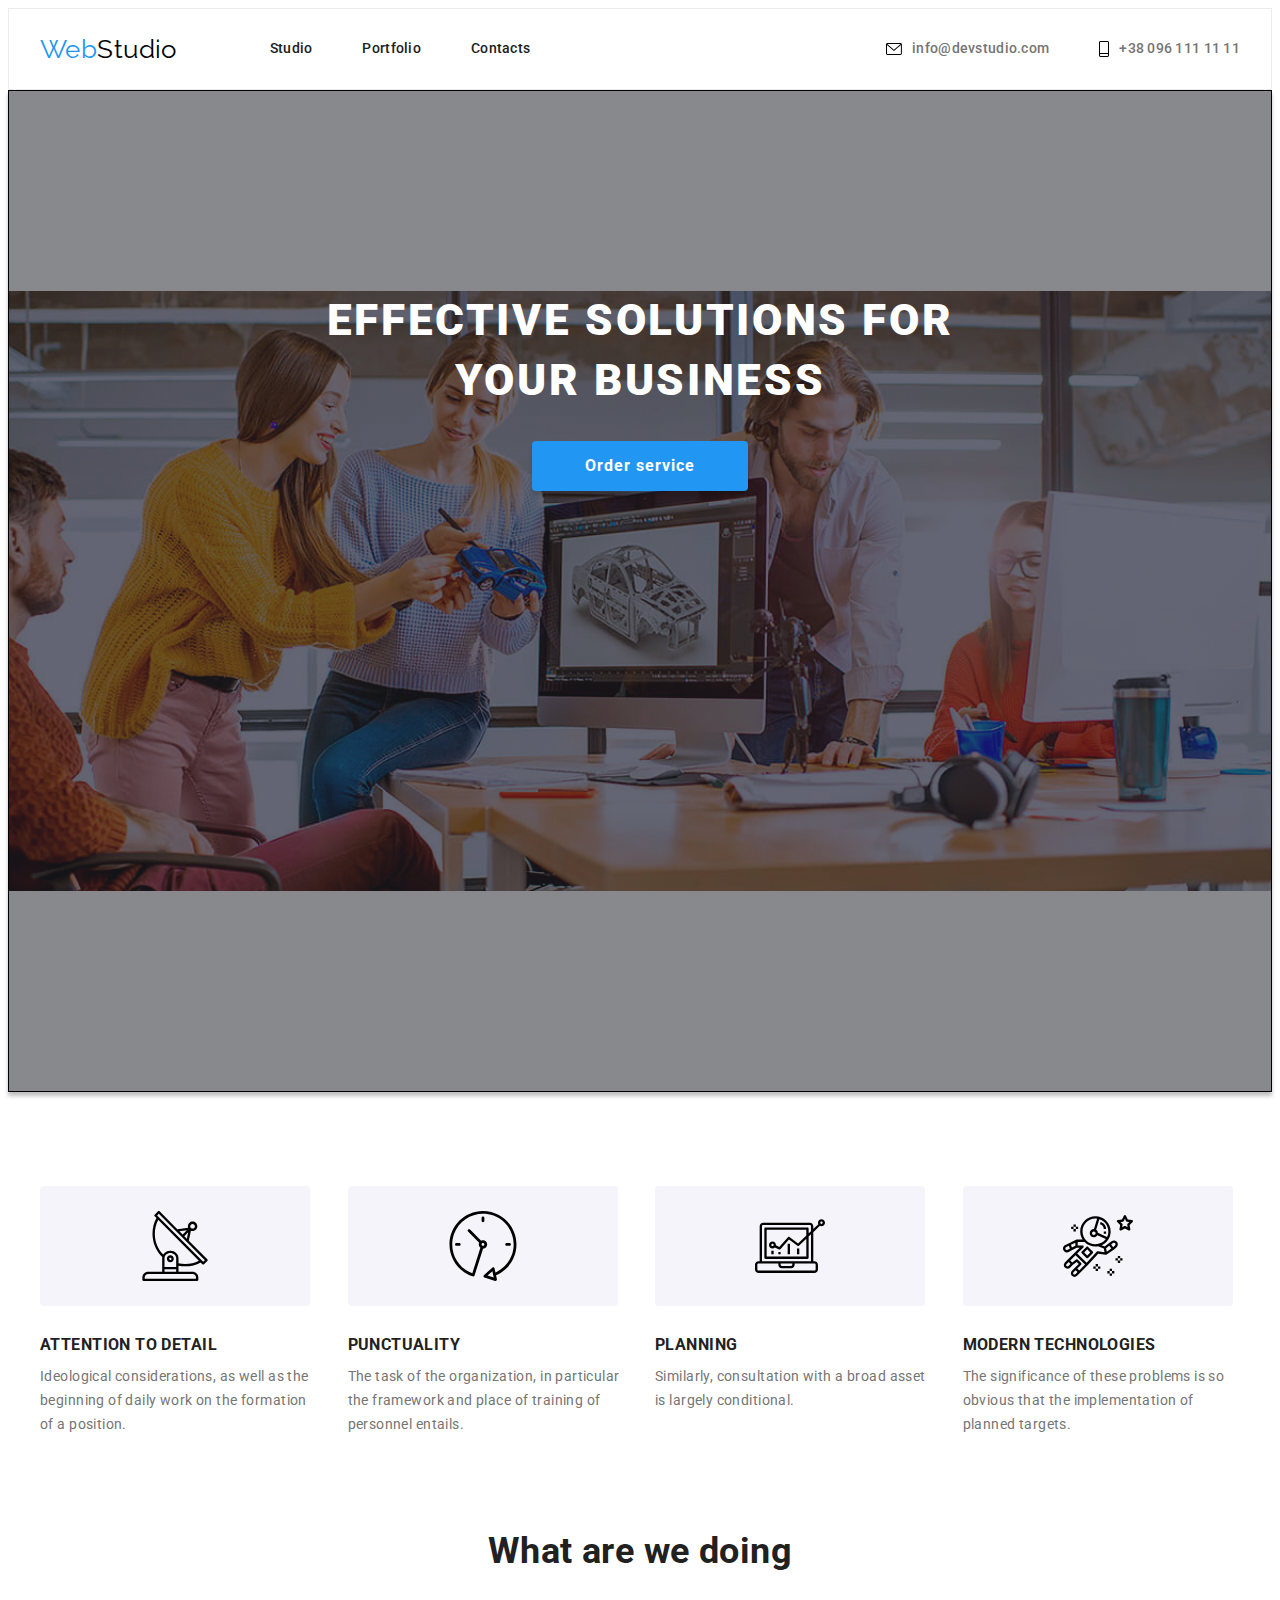
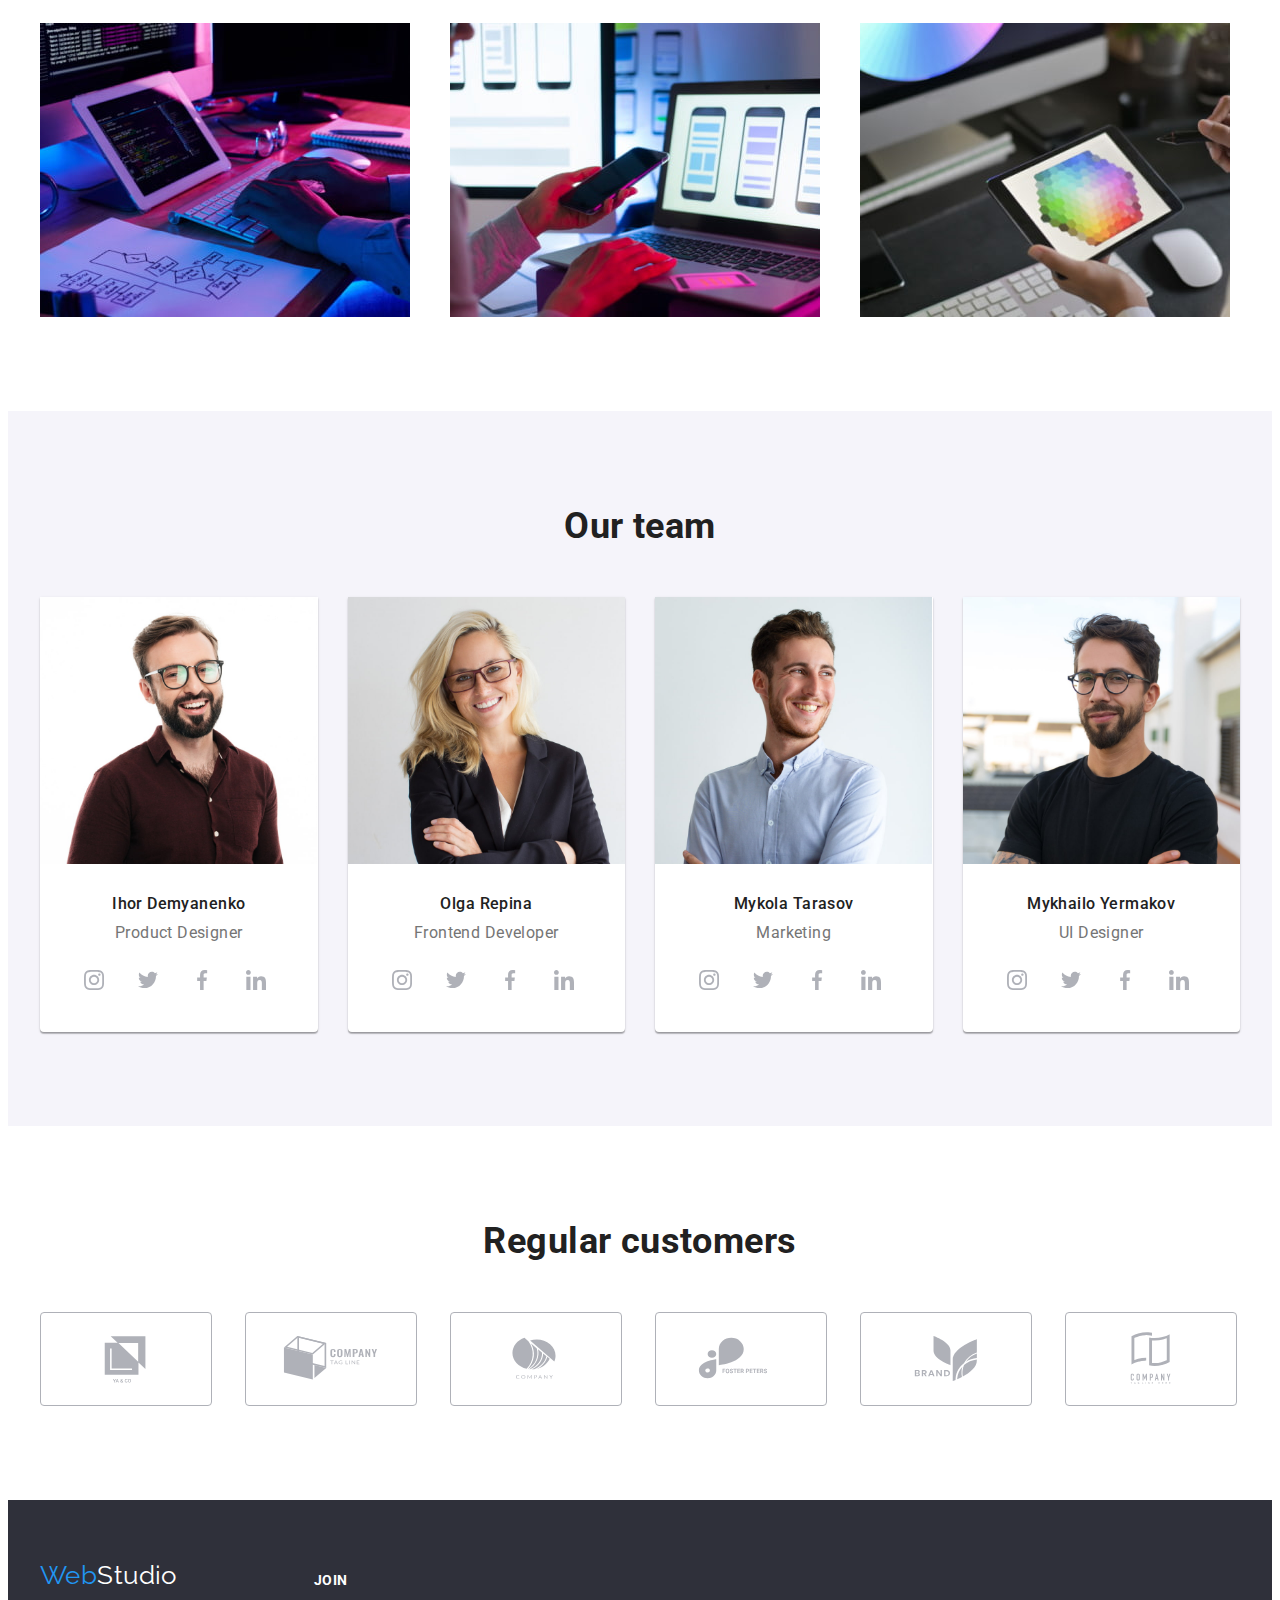
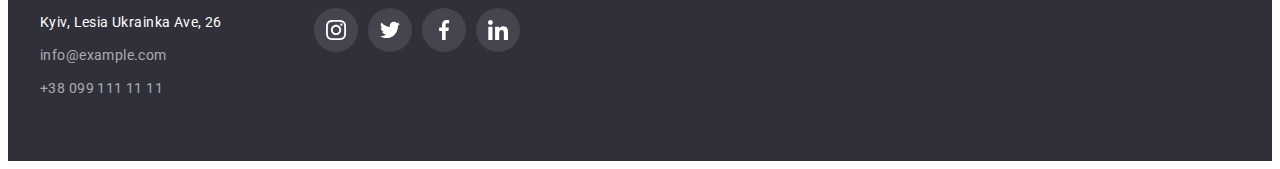
<file: index.html>
<!DOCTYPE html>
<html lang="en">
  <head>
    <meta charset="UTF-8" />
    <meta name="viewport" content="width=device-width, initial-scale=1.0" />
    <title>markup-hw-03</title>

    <link rel="preconnect" href="https://fonts.googleapis.com" />
    <link rel="preconnect" href="https://fonts.gstatic.com" crossorigin />
    <link
      href="https://fonts.googleapis.com/css2?family=Raleway:wght@700&family=Roboto:wght@400;500;700;900&display=swap"
      rel="stylesheet"
    />

    <link
      rel="stylesheet"
      href="https://cdnjs.cloudflare.com/ajax/libs/modern-normalize/1.1.0/modern-normalize.min.css"
      integrity="sha512-wpPYUAdjBVSE4KJnH1VR1HeZfpl1ub8YT/NKx4PuQ5NmX2tKuGu6U/JRp5y+Y8XG2tV+wKQpNHVUX03MfMFn9Q=="
      crossorigin="anonymous"
      referrerpolicy="no-referrer"
    />

    <link rel="stylesheet" href="./css/styles.css" />
  </head>

  <body>
    <header class="header">
      <div class="main-nav container">
        <a href="" class="logo"><span class="logo-accent">Web</span>Studio</a>

        <nav>
          <ul class="nav list">
            <li class="nav-item">
              <a href="" class="nav-item-link active">Studio</a>
            </li>
            <li class="nav-item">
              <a href="./portfolio.html" class="nav-item-link">Portfolio</a>
            </li>
            <li class="nav-item">
              <a href="" class="nav-item-link">Contacts</a>
            </li>
          </ul>
        </nav>

        <ul class="contacts list">
          <li class="contacts-item">
            <a href="mailto:info@devstudio.com" class="contacts-item-link">
              <svg class="icon-mail">
                <use href="./img/icon-sprite.svg#icon-mail"></use>
              </svg>
              info@devstudio.com</a>
          </li>

          <li class="contacts-item">
            <a href="tel:+380961111111" class="contacts-item-link">
              <svg class="icon-phone">
                <use href="./img/icon-sprite.svg#icon-phone"></use>
              </svg>
              +38 096 111 11 11
            </a>
          </li>
        </ul>
      </div>
    </header>

    <main>
      <!-- Hero -->
      <section class="hero">
        <h1 class="hero-title">Effective solutions for your business</h1>
        <button type="button" class="hero-button">Order service</button>
      </section>

      <!-- Features -->
      <section class="section">
        <div class="container">
          <h2 class="visually-hidden">Features</h2>

          <ul class="features-list list">
            <li class="features-list-item">
              <div class="features-list-item-bg">
                <svg class="icon">
                  <use href="./img/icon-sprite.svg#icon-antenna"></use>
                </svg>
              </div>

              <h3 class="features-list-item-title">Attention to detail</h3>
              <p class="features-list-item-descr">
                Ideological considerations, as well as the beginning of daily
                work on the formation of a position.
              </p>
            </li>

            <li class="features-list-item">              
              <div class="features-list-item-bg">
                <svg class="icon">
                  <use href="./img/icon-sprite.svg#icon-clock"></use>
                </svg>
              </div>

              <h3 class="features-list-item-title">Punctuality</h3>
              <p class="features-list-item-descr">
                The task of the organization, in particular the framework and
                place of training of personnel entails.
              </p>
            </li>

            <li class="features-list-item">
              <div class="features-list-item-bg">
                <svg class="icon">
                  <use href="./img/icon-sprite.svg#icon-diagram"></use>
                </svg>
              </div>

              <h3 class="features-list-item-title">Planning</h3>
              <p class="features-list-item-descr">
                Similarly, consultation with a broad asset is largely
                conditional.
              </p>
            </li>

            <li class="features-list-item">
              <div class="features-list-item-bg">
                <svg class="icon">
                  <use href="./img/icon-sprite.svg#icon-astronaut"></use>
                </svg>
              </div>

              <h3 class="features-list-item-title">Modern technologies</h3>
              <p class="features-list-item-descr">
                The significance of these problems is so obvious that the
                implementation of planned targets.
              </p>
            </li>
          </ul>
        </div>
      </section>

      <!-- What are we doing -->
      <section class="services section">
        <div class="container">
          <h2 class="services-title">What are we doing</h2>

          <ul class="services-list list">
            <li class="services-list-item">
              <img
                src="./img/doing/one.jpg"
                alt="a person looks at the tablet and prints on the keyboard"
                class="img"
              />
            </li>

            <li class="services-list-item">
              <img
                src="./img/doing/two.jpg"
                alt="a person holds a telephone in the left hand and uses the touchpad on a laptop her the right hand"
                class="img"
              />
            </li>

            <li class="services-list-item">
              <img
                src="./img/doing/three.jpg"
                alt="a person holds a tablet in the left hand with a color palette in the form of a hexagon on the display and holds a stylus in the right hand"
                class="img"
              />
            </li>
          </ul>
        </div>
      </section>

      <!-- Our team -->
      <section class="team section">
        <div class="container">
          <h2 class="team-title">Our team</h2>

          <ul class="team-list list">
            <li class="team-list-item">
              <img
                src="./img/our-team/ihor.jpg"
                alt="ihor's photo"
                class="img"
              >
              <h3 class="team-list-item-title">Ihor Demyanenko</h3>
              <p class="team-list-item-descr">Product Designer</p>

              <ul class="socials list">
                <li>
                  <a href="https://www.instagram.com/" class="socials-icon-bg">
                    <svg class="socials-icon">
                      <use href="./img/icon-sprite.svg#icon-instagram"></use>
                    </svg>
                  </a>
                </li>

                <li>
                  <a href="https://twitter.com/" class="socials-icon-bg">
                    <svg class="socials-icon">
                      <use href="./img/icon-sprite.svg#icon-twitter"></use>
                    </svg>
                  </a>
                </li>

                <li>
                  <a href="https://www.facebook.com/" class="socials-icon-bg">
                    <svg class="socials-icon">
                      <use href="./img/icon-sprite.svg#icon-facebook"></use>
                    </svg>
                  </a>
                </li>

                <li>
                  <a href="https://www.linkedin.com/" class="socials-icon-bg">
                    <svg class="socials-icon">
                      <use href="./img/icon-sprite.svg#icon-linkedin"></use>
                    </svg>
                  </a>
                </li>
              </ul>
            </li>

            <li class="team-list-item">
              <img
                src="./img/our-team/olga.jpg"
                alt="olga's photo"
                class="img"
              >
              <h3 class="team-list-item-title">Olga Repina</h3>
              <p class="team-list-item-descr">Frontend Developer</p>

              <ul class="socials list">
                <li>
                  <a href="https://www.instagram.com/" class="socials-icon-bg">
                    <svg class="socials-icon">
                      <use href="./img/icon-sprite.svg#icon-instagram"></use>
                    </svg>
                  </a>
                </li>
              
                <li>
                  <a href="https://twitter.com/" class="socials-icon-bg">
                    <svg class="socials-icon">
                      <use href="./img/icon-sprite.svg#icon-twitter"></use>
                    </svg>
                  </a>
                </li>
              
                <li>
                  <a href="https://www.facebook.com/" class="socials-icon-bg">
                    <svg class="socials-icon">
                      <use href="./img/icon-sprite.svg#icon-facebook"></use>
                    </svg>
                  </a>
                </li>
              
                <li>
                  <a href="https://www.linkedin.com/" class="socials-icon-bg">
                    <svg class="socials-icon">
                      <use href="./img/icon-sprite.svg#icon-linkedin"></use>
                    </svg>
                  </a>
                </li>
              </ul>
            </li>

            <li class="team-list-item">
              <img
                src="./img/our-team/mykola.jpg"
                alt="mykola's photo"
                class="img"
              >
              <h3 class="team-list-item-title">Mykola Tarasov</h3>
              <p class="team-list-item-descr">Marketing</p>

              <ul class="socials list">
                <li>
                  <a href="https://www.instagram.com/" class="socials-icon-bg">
                    <svg class="socials-icon">
                      <use href="./img/icon-sprite.svg#icon-instagram"></use>
                    </svg>
                  </a>
                </li>
              
                <li>
                  <a href="https://twitter.com/" class="socials-icon-bg">
                    <svg class="socials-icon">
                      <use href="./img/icon-sprite.svg#icon-twitter"></use>
                    </svg>
                  </a>
                </li>
              
                <li>
                  <a href="https://www.facebook.com/" class="socials-icon-bg">
                    <svg class="socials-icon">
                      <use href="./img/icon-sprite.svg#icon-facebook"></use>
                    </svg>
                  </a>
                </li>
              
                <li>
                  <a href="https://www.linkedin.com/" class="socials-icon-bg">
                    <svg class="socials-icon">
                      <use href="./img/icon-sprite.svg#icon-linkedin"></use>
                    </svg>
                  </a>
                </li>
              </ul>
            </li>

            <li class="team-list-item">
              <img
                src="./img/our-team/mykhailo.jpg"
                alt="mykhailo's photo"
                class="img"
              >
              <h3 class="team-list-item-title">Mykhailo Yermakov</h3>
              <p class="team-list-item-descr">UI Designer</p>

              <ul class="socials list">
                <li>
                  <a href="https://www.instagram.com/" class="socials-icon-bg">
                    <svg class="socials-icon">
                      <use href="./img/icon-sprite.svg#icon-instagram"></use>
                    </svg>
                  </a>
                </li>
              
                <li>
                  <a href="https://twitter.com/" class="socials-icon-bg">
                    <svg class="socials-icon">
                      <use href="./img/icon-sprite.svg#icon-twitter"></use>
                    </svg>
                  </a>
                </li>
              
                <li>
                  <a href="https://www.facebook.com/" class="socials-icon-bg">
                    <svg class="socials-icon">
                      <use href="./img/icon-sprite.svg#icon-facebook"></use>
                    </svg>
                  </a>
                </li>
              
                <li>
                  <a href="https://www.linkedin.com/" class="socials-icon-bg">
                    <svg class="socials-icon">
                      <use href="./img/icon-sprite.svg#icon-linkedin"></use>
                    </svg>
                  </a>
                </li>
              </ul>
            </li>
          </ul>
        </div>
      </section>

      <!-- Regular customers -->
      <section class="section">
        <div class="container">
          <h2 class="customers-title">Regular customers</h2>

          <ul class="customers-list list">
            <li class="customers-list-item">
              <a href="https://www.google.com/" class="customers-list-item-bg">
                <svg class="customers-list-item-icon">
                  <use href="./img/icon-sprite.svg#icon-client-one"></use>
                </svg>
              </a>
            </li>

            <li class="customers-list-item">
              <a href="https://www.google.com/" class="customers-list-item-bg">
                <svg class="customers-list-item-icon">
                  <use href="./img/icon-sprite.svg#icon-client-two"></use>
                </svg>
              </a>
            </li>

            <li class="customers-list-item">
              <a href="https://www.google.com/" class="customers-list-item-bg">
                <svg class="customers-list-item-icon">
                  <use href="./img/icon-sprite.svg#icon-client-three"></use>
                </svg>
              </a>
            </li>

            <li class="customers-list-item">
              <a href="https://www.google.com/" class="customers-list-item-bg">
                <svg class="customers-list-item-icon">
                  <use href="./img/icon-sprite.svg#icon-client-four"></use>
                </svg>
              </a>
            </li>

            <li class="customers-list-item">
              <a href="https://www.google.com/" class="customers-list-item-bg">
                <svg class="customers-list-item-icon">
                  <use href="./img/icon-sprite.svg#icon-client-five"></use>
                </svg>
              </a>
            </li>

            <li class="customers-list-item">
              <a href="https://www.google.com/" class="customers-list-item-bg">
                <svg class="customers-list-item-icon">
                  <use href="./img/icon-sprite.svg#icon-client-six"></use>
                </svg>
              </a>
            </li>

          </ul>
        </div>
      </section>
    </main>

    <footer class="footer">
      <div class="footer-page container">
        <div class="footer-page-contacts">
          <a href="" class="logo"><span class="logo-accent">Web</span>Studio</a>
          <address>
            <a href="" class="footer-page-contacts-adress"
              >Kyiv, Lesia Ukrainka Ave, 26</a
            >
            <a href="mailto:info@example.com" class="footer-page-contacts-link"
              >info@example.com</a
            >
            <a href="tel:+380991111111" class="footer-page-contacts-link"
              >+38 099 111 11 11</a
            >
          </address>
        </div>

        <div class="footer-page-links">
          <p class="title">Join</p>

          <ul class="items list">
            <li>
              <a href="https://www.instagram.com/" class="socials-icon-bg">
                <svg class="socials-icon">
                  <use href="./img/icon-sprite.svg#icon-instagram"></use>
                </svg>
              </a>
            </li>
          
            <li>
              <a href="https://twitter.com/" class="socials-icon-bg">
                <svg class="socials-icon">
                  <use href="./img/icon-sprite.svg#icon-twitter"></use>
                </svg>
              </a>
            </li>
          
            <li>
              <a href="https://www.facebook.com/" class="socials-icon-bg">
                <svg class="socials-icon">
                  <use href="./img/icon-sprite.svg#icon-facebook"></use>
                </svg>
              </a>
            </li>
          
            <li>
              <a href="https://www.linkedin.com/" class="socials-icon-bg">
                <svg class="socials-icon">
                  <use href="./img/icon-sprite.svg#icon-linkedin"></use>
                </svg>
              </a>
            </li>
          </ul>
          </li>

        </div>
      </div>
    </footer>
  </body>
</html>
</file>
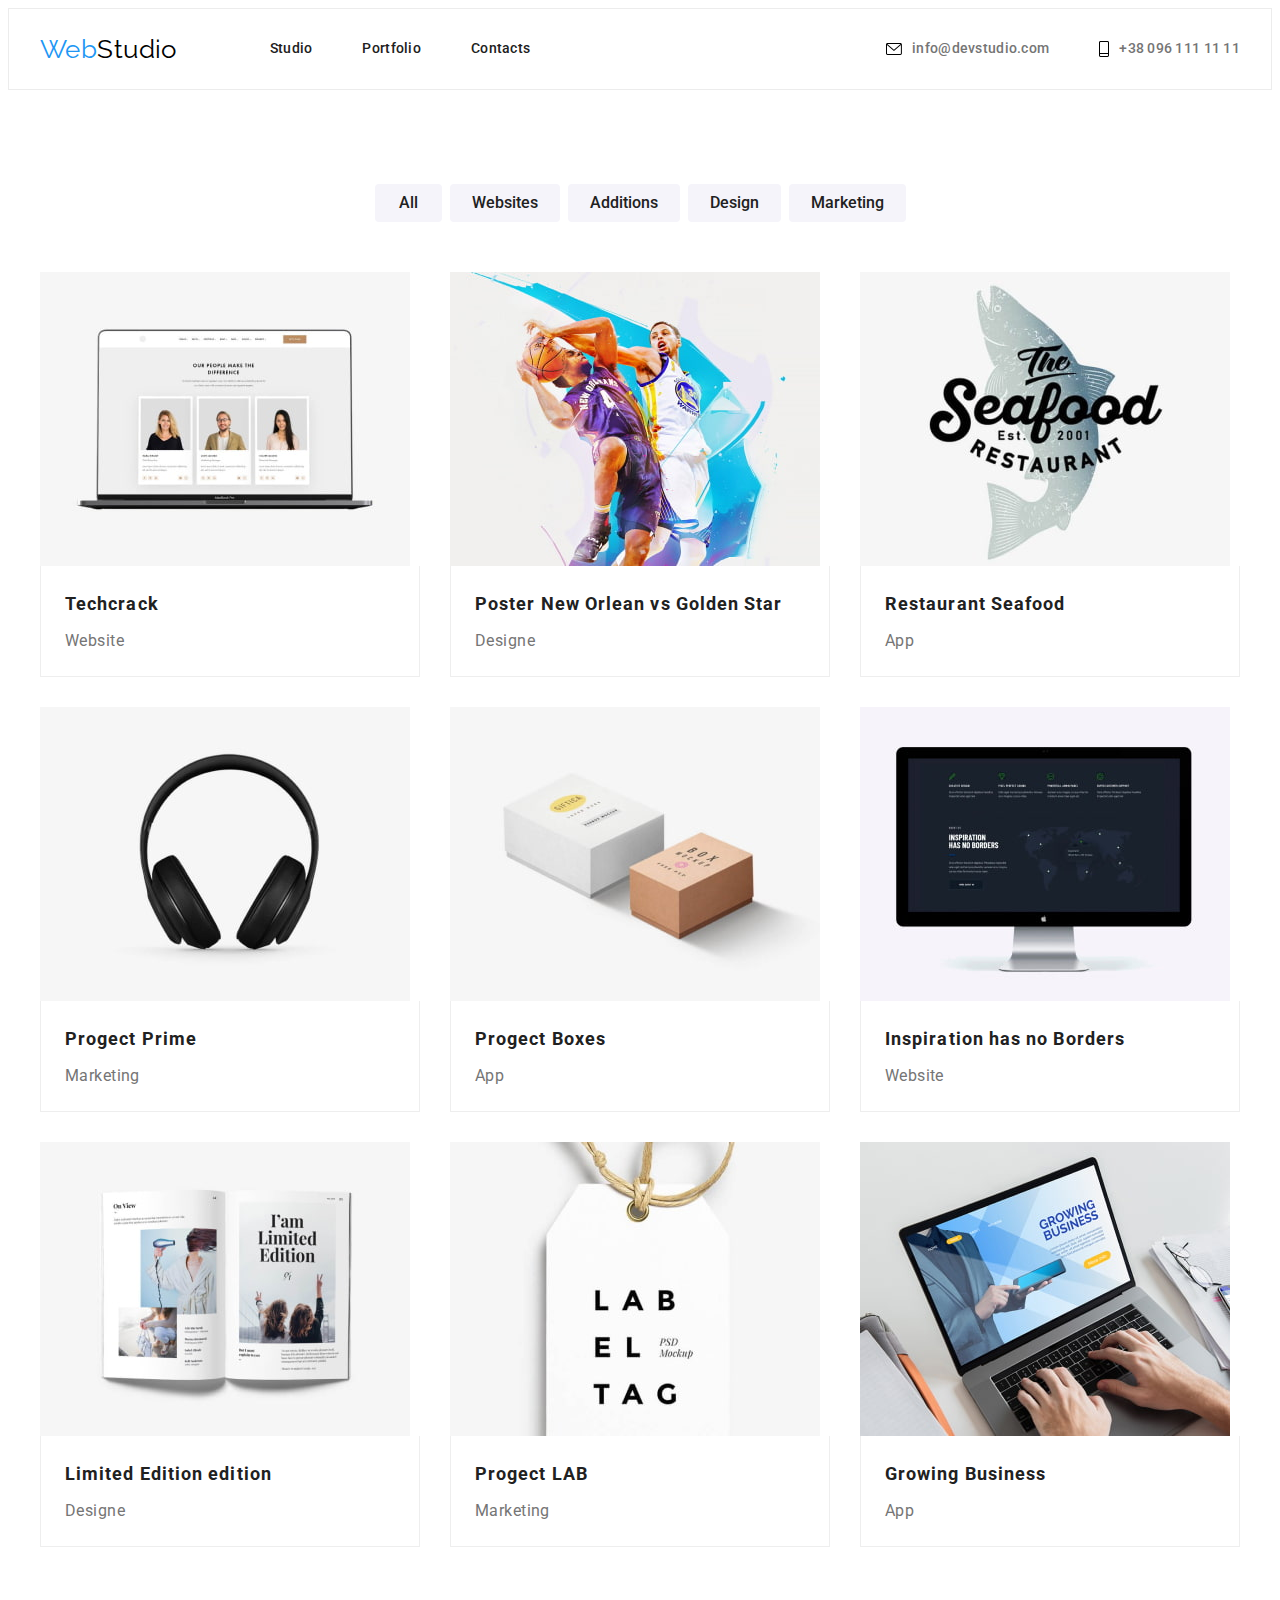
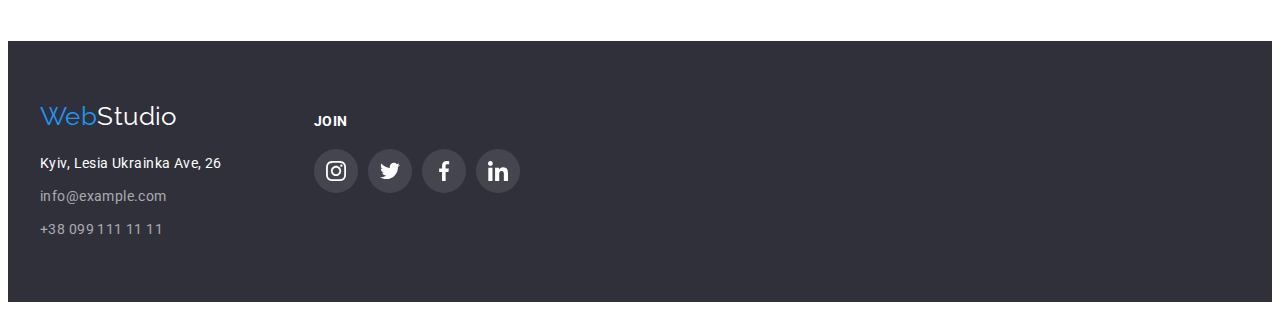
<file: portfolio.html>
<!doctype html>
<html lang="en">

<head>
  <meta charset="UTF-8">
  <meta name="viewport" content="width=device-width, initial-scale=1.0">
  <title>markup-hw-02</title>

  <link rel="preconnect" href="https://fonts.googleapis.com">
  <link rel="preconnect" href="https://fonts.gstatic.com" crossorigin>
  <link href="https://fonts.googleapis.com/css2?family=Raleway:wght@700&family=Roboto:wght@400;500;700;900&display=swap"
    rel="stylesheet">
  
  <link rel="stylesheet" href="https://cdnjs.cloudflare.com/ajax/libs/modern-normalize/1.1.0/modern-normalize.min.css"
    integrity="sha512-wpPYUAdjBVSE4KJnH1VR1HeZfpl1ub8YT/NKx4PuQ5NmX2tKuGu6U/JRp5y+Y8XG2tV+wKQpNHVUX03MfMFn9Q=="
    crossorigin="anonymous" referrerpolicy="no-referrer">
  
  <link rel="stylesheet" href="./css/styles.css">
</head>

<body>

  <header class="header">
    <div class="main-nav container">
      <a href="" class="logo"><span class="logo-accent">Web</span>Studio</a>
  
      <nav>
        <ul class="nav list">
          <li class="nav-item">
            <a href="./index.html" class="nav-item-link active">Studio</a>
          </li>
          <li class="nav-item">
            <a href="./portfolio.html" class="nav-item-link">Portfolio</a>
          </li>
          <li class="nav-item">
            <a href="" class="nav-item-link">Contacts</a>
          </li>
        </ul>
      </nav>
  
      <ul class="contacts list">
        <li class="contacts-item">
          <a href="mailto:info@devstudio.com" class="contacts-item-link">
            <svg class="icon-mail">
              <use href="./img/icon-sprite.svg#icon-mail"></use>
            </svg>
            info@devstudio.com</a>
        </li>
  
        <li class="contacts-item">
          <a href="tel:+380961111111" class="contacts-item-link">
            <svg class="icon-phone">
              <use href="./img/icon-sprite.svg#icon-phone"></use>
            </svg>
            +38 096 111 11 11
          </a>
        </li>
      </ul>
    </div>
  </header>

  <main>
    <h1 class="visually-hidden">Portfolio</h1>
  
    <section class="section">
      <h2 class="visually-hidden">Filter of works</h2>
      <div class="container">
        <ul class="filter-list list">

          <li>
            <button type="button" class="button">All</button>
          </li>

          <li>
            <button type="button" class="button">Websites</button>
          </li>

          <li>
            <button type="button" class="button">Additions</button>
          </li>

          <li>
            <button type="button" class="button">Design</button>
          </li>

          <li>
            <button type="button" class="button">Marketing</button>
          </li>
        </ul>   


      
        <ul class="portfolio list">
          <li class="portfolio-item">
            <a href="" class="portfolio-item-link">
              <img src="./img/portfolio/tech.jpg" alt="the promo site on a laptop" class="img">
              
              <div class="portfolio-item-link-content">
                <h3 class="title">Techcrack</h3>
                <p class="descr">Website</p>
              </div>

            </a>
          </li>
        
          <li class="portfolio-item">
            <a href="" class="portfolio-item-link">
              <img src="./img/portfolio/new-orleans.jpg" alt="two basketball players" class="img">
              
              <div class="portfolio-item-link-content">
                <h3 class="title">Poster New Orlean vs Golden Star</h3>
                <p class="descr">Designe</p>
              </div>

            </a>
          </li>
        
          <li class="portfolio-item">
            <a href="" class="portfolio-item-link">
            <img src="./img/portfolio/seafood.jpg" alt="the logo seafood restaurant" class="img">
              
              <div class="portfolio-item-link-content">
                <h3 class="title">Restaurant Seafood</h3>
                <p class="descr">App</p>
              </div>

            </a>
          </li>
        
          <li class="portfolio-item">
            <a href="" class="portfolio-item-link">
              <img src="./img/portfolio/prime.jpg" alt="headphones" class="img">
              
              <div class="portfolio-item-link-content">
                <h3 class="title">Progect Prime</h3>
                <p class="descr">Marketing</p>
              </div>

            </a>
          </li>
        
          <li class="portfolio-item">
            <a href="" class="portfolio-item-link">
              <img src="./img/portfolio/boxes.jpg" alt="two boxes" class="img">
              
              <div class="portfolio-item-link-content">
                <h3 class="title">Progect Boxes</h3>
                <p class="descr">App</p>
              </div>

            </a>
          </li>
        
          <li class="portfolio-item">
            <a href="" class="portfolio-item-link">
              <img src="./img/portfolio/inspiration.jpg" alt="the site on a monitor screen" class="img">
              
              <div class="portfolio-item-link-content">
                <h3 class="title">Inspiration has no Borders</h3>
                <p class="descr">Website</p>
              </div>

            </a>
          </li>
        
          <li class="portfolio-item">
            <a href="" class="portfolio-item-link">
              <img src="./img/portfolio/limited-edition.jpg" alt="an opened magazine" class="img">
              
              <div class="portfolio-item-link-content">
                <h3 class="title">Limited Edition edition</h3>
                <p class="descr">Designe</p>
              </div>

            </a>
          </li>
        
          <li class="portfolio-item">
            <a href="" class="portfolio-item-link">
              <img src="./img/portfolio/lab.jpg" alt="a label with the logo" class="img">
              
              <div class="portfolio-item-link-content">
                <h3 class="title">Progect LAB</h3>
                <p class="descr">Marketing</p>
              </div>

            </a>
          </li>
        
          <li class="portfolio-item">
            <a href="" class="portfolio-item-link">
              <img src="./img/portfolio/growing-business.jpg" alt="heands that print on a laptop" class="img">
              
              <div class="portfolio-item-link-content">
                <h3 class="title">Growing Business</h3>
                <p class="descr">App</p>
              </div>
            </a>
          </li>
        </ul>
      </div>
    </section>
  </main>

  <footer class="footer">
    <div class="footer-page container">
      <div class="footer-page-contacts">
        <a href="" class="logo"><span class="logo-accent">Web</span>Studio</a>
        <address>
          <a href="" class="footer-page-contacts-adress">Kyiv, Lesia Ukrainka Ave, 26</a>
          <a href="mailto:info@example.com" class="footer-page-contacts-link">info@example.com</a>
          <a href="tel:+380991111111" class="footer-page-contacts-link">+38 099 111 11 11</a>
        </address>
      </div>
  
      <div class="footer-page-links">
        <p class="title">Join</p>
  
        <ul class="items list">
          <li>
            <a href="https://www.instagram.com/" class="socials-icon-bg">
              <svg class="socials-icon">
                <use href="./img/icon-sprite.svg#icon-instagram"></use>
              </svg>
            </a>
          </li>
  
          <li>
            <a href="https://twitter.com/" class="socials-icon-bg">
              <svg class="socials-icon">
                <use href="./img/icon-sprite.svg#icon-twitter"></use>
              </svg>
            </a>
          </li>
  
          <li>
            <a href="https://www.facebook.com/" class="socials-icon-bg">
              <svg class="socials-icon">
                <use href="./img/icon-sprite.svg#icon-facebook"></use>
              </svg>
            </a>
          </li>
  
          <li>
            <a href="https://www.linkedin.com/" class="socials-icon-bg">
              <svg class="socials-icon">
                <use href="./img/icon-sprite.svg#icon-linkedin"></use>
              </svg>
            </a>
          </li>
        </ul>
        </li>
  
      </div>
    </div>
  </footer>






</body>

</html>
</file>
<file: css/styles.css>
:root {
  --primary-text-color: #757575;
  --accent-color: #2196f3;
  --primary-white-color: #ffffff;
}

body {
  font-family: "Roboto", sans-serif;
  font-size: 14px;
  letter-spacing: 0.03em;
  list-style-type: none;
  color: #212121;
  background-color: var(--primary-white-color);
}

/* utilities */

.container {
  width: 1200px;
  margin: 0 auto;
  padding: 0 15px;

  /* outline: 2px solid rgb(12, 232, 12); */
}

.section {
  padding-top: 94px;
  padding-bottom: 94px;
}

.list {
  margin: 0;
  padding: 0;
  list-style: none;
}

h1,
h2,
h3,
h4,
h5,
h6,
p {
  margin: 0;
  padding: 0;
}

.logo {
  font-family: "Raleway", sans-serif;
  font-size: 26px;
  line-height: 1.19;
  color: #000000;
  text-decoration: none;
}

.logo-accent {
  color: var(--accent-color);
}

.img {
  display: block;
  max-width: 100%;
}

.visually-hidden {
  position: absolute;
  width: 1px;
  height: 1px;
  margin: -1px;
  border: 0;
  padding: 0;

  white-space: nowrap;
  clip-path: inset(100%);
  clip: rect(0 0 0 0);
  overflow: hidden;
}

.active {
  color: var(--accent-color);
}

/* Studio page */

/* header */

.header {
  background-color: var(--primary-white-color);
  border: 1px solid #ececec;
}

.main-nav {
  display: flex;
  align-items: center;
}

.nav {
  display: flex;
  margin-left: 93px;

  font-weight: 500;
  line-height: 1.14;
  letter-spacing: 0.02em;
}

.nav-item:not(:first-child) {
  margin-left: 50px;
}

.nav-item-link {
  display: block;
  padding-top: 32px;
  padding-bottom: 32px;

  color: #212121;
  text-decoration: none;
}

.nav-item-link:hover,
.nav-item-link:focus {
  color: var(--accent-color);
}

.contacts {
  display: flex;
  margin-left: auto;

  font-weight: 500;
  line-height: 1.14;
  letter-spacing: 0.02em;
}

.contacts-item:not(:first-child) {
  margin-left: 50px;
}

.icon-mail {
  width: 16px;
  height: 12px;
  margin-right: 10px;
}

.icon-phone {
  width: 10px;
  height: 16px;
  margin-right: 10px;
}

.contacts-item-link {
  display: flex;
  align-items: center;
  padding-top: 32px;
  padding-bottom: 32px;
  

  color: var(--primary-text-color);
  text-decoration: none;
}

.contacts-item-link:hover,
.contacts-item-link:focus {
  color: var(--accent-color);
  fill: var(--accent-color);
}

/* hero */

.hero {
  max-width: 1600px;
  height: 600px;
  margin-left: auto;
  margin-right: auto;
  padding: 200px 0;

  text-align: center;

  background-color: #c4c4c4;
  background-image: linear-gradient(
      rgba(47, 48, 58, 0.4),
      rgba(47, 48, 58, 0.4)
    ),
    url(../img/hero.jpg);
  background-repeat: no-repeat;
  background-position: center;
  border: 1px solid #000000;
  box-shadow: 0px 4px 4px rgba(0, 0, 0, 0.25);
}

.hero-title {
  margin: 0 auto 30px auto;
  max-width: 696px;

  font-weight: 900;
  font-size: 44px;
  line-height: 1.36;
  letter-spacing: 0.06em;
  text-transform: uppercase;
  color: var(--primary-white-color);
}

.hero-button {
  min-width: 216px;
  padding: 10px 32px;

  font-family: "Roboto", sans-serif;
  font-weight: 700;
  font-size: 16px;
  line-height: 1.88;
  letter-spacing: 0.06em;
  color: var(--primary-white-color);

  background-color: var(--accent-color);
  border-style: none;
  box-shadow: 0px 4px 4px rgba(0, 0, 0, 0.15);
  border-radius: 4px;
  cursor: pointer;
}

/* features */

.features-list {
  display: flex;
  align-items: flex-start;
  flex-wrap: wrap;
  column-gap: 30px;
  
}

.features-list-item {
  flex-basis: calc((100% - 3 * 30px) / 4);
}

.features-list-item-bg {
  display: flex;
  justify-content: center;
  align-items: center;
  width: 270px;
  height: 120px;
  margin-bottom: 30px;

  background-color: #f5f4fa;
  border-radius: 4px;
}

.features-list-item-bg .icon {
  width: 70px;
  height: 70px;
}

.features-list-item-title {
  margin-bottom: 10px;

  font-weight: 700;
  line-height: 1.14;
  text-transform: uppercase;
}

.features-list-item-descr {
  line-height: 1.71;
  color: var(--primary-text-color);
}

/* services */

.services.section {
  padding-top: 0;
}

.services-title,
.team-title,
.customers-title {
  margin-bottom: 50px;

  font-weight: 700;
  font-size: 36px;
  line-height: 1.17;
  text-align: center;
}

.services-list {
  display: flex;
  flex-wrap: wrap;
  column-gap: 30px;
}

.services-list-item {
  flex-basis: calc((100% - 2 * 30px) / 3);
}

/* team */

.team {
  background-color: #f5f4fa;
}

.team-list {
  display: flex;
  flex-wrap: wrap;
  column-gap: 30px;
}

.team-list-item {
  flex-basis: calc((100% - 3 * 30px) / 4);

  background: var(--primary-white-color);
  box-shadow: 0px 1px 3px rgba(0, 0, 0, 0.12), 0px 1px 1px rgba(0, 0, 0, 0.14),
    0px 2px 1px rgba(0, 0, 0, 0.2);
  border-radius: 0px 0px 4px 4px;
}

.team-list-item .img {
  margin-bottom: 30px;
}

.team-list-item-title {
  margin-bottom: 10px;

  font-weight: 500;
  font-size: 16px;
  line-height: 1.19;
  text-align: center;
  color: #212121;
}

.team-list-item-descr {
  margin-top: 0;
  margin-bottom: 16px;

  font-size: 16px;
  line-height: 1.19;
  text-align: center;
  color: var(--primary-text-color);
}

.team-list-item .socials {
  display: flex;
  padding-left: 32px;
  padding-right: 32px;
  padding-bottom: 30px;
  column-gap: 10px;
}

.socials-icon-bg {
  display: flex;
  justify-content: center;
  align-items: center;
  width: 44px;
  height: 44px;
  
  background-color: var(--primary-white-color);
  border-radius: 50%;
  fill: #afb1b8;
}

.socials-icon {
  width: 20px;
  height: 20px;
}

.socials-icon-bg:hover,
.socials-icon-bg:focus {
  background-color: var(--accent-color);
  fill: var(--primary-white-color);
}

/* regular customers */

.customers-list {
  display: flex;
  flex-wrap: wrap;
  column-gap: 30px;
}

.customers-list-item {
  flex-basis: calc((100% - 5 * 30px) / 6);
}

.customers-list-item-bg {
  display: flex;
  justify-content: center;
  align-items: center;
  width: 170px;
  height: 92px;
  
  border: 1px solid #afb1b8;
  border-radius: 4px;
  fill: #afb1b8;
}

.customers-list-item-icon {
  width: 106px;
  height: 60px;
}

.customers-list-item-bg:hover,
.customers-list-item-bg:focus {
  fill: var(--accent-color);
  border: 1px solid var(--accent-color);
}

/* footer */

.footer {
  background: #2f303a;
}

.footer .container {
  padding-top: 60px;
  padding-bottom: 60px;
}

.footer-page {
  display: flex;
  column-gap: 92px;
}

.footer-page-contacts .logo {
  display: block;
  margin-bottom: 20px;
  color: var(--primary-white-color);
}

.footer-page-contacts-adress {
  display: inline-block;
  font-style: normal;
  font-size: 14px;
  line-height: 1.71;
  color: var(--primary-white-color);
  text-decoration: none;
}

.footer-page-contacts-link {
  display: block;
  font-style: normal;
  font-size: 14px;
  line-height: 1.71;
  color: rgba(255, 255, 255, 0.6);
  text-decoration: none;
}

.footer-page-contacts-link:not(:first-child) {
  margin-top: 9px;
}

.footer-contacts-link:hover,
.footer-contacts-link:focus {
  color: var(--accent-color);
}

.footer-page-links {
  padding-top: 12px;
}

.footer-page-links .title {
  margin-bottom: 20px;

  font-family: "Roboto";
  font-style: normal;
  font-weight: 700;
  font-size: 14px;
  line-height: 16px;
  letter-spacing: 0.03em;
  text-transform: uppercase;

  color: #ffffff;
}

.footer-page-links .items {
  display: flex;
  column-gap: 10px;
}

.items .socials-icon-bg {
  background: rgba(255, 255, 255, 0.1);
  fill: var(--primary-white-color);
}

.items .socials-icon-bg:hover,
.items .socials-icon-bg:focus {
  background-color: var(--accent-color);
}

/* Portfolio page */

/* filter */

.filter-list {
  display: flex;
  justify-content: center;
  flex-wrap: wrap;
  column-gap: 8px;
  margin-bottom: 50px;
}

.filter-list .button {
  min-width: 67px;
  padding: 6px 22px;

  font-family: "Roboto", sans-serif;
  font-weight: 500;
  font-size: 16px;
  line-height: 1.62;
  text-align: center;
  color: #212121;

  background: #f5f4fa;
  border: none;
  border-radius: 4px;

  cursor: pointer;
}

.filter-list .button:hover {
  color: var(--primary-white-color);
  background-color: var(--accent-color);
  box-shadow: 0px 3px 1px rgba(0, 0, 0, 0.1), 0px 1px 2px rgba(0, 0, 0, 0.08),
    0px 2px 2px rgba(0, 0, 0, 0.12);
}

/* portfolio */

.portfolio {
  display: flex;
  flex-wrap: wrap;
  gap: 30px;
}

.portfolio-item {
  width: calc((100% - 2 * 30px)/3);
}

.portfolio-item:hover {
  background: #ffffff;
  border: 1px solid #eeeeee;
  box-shadow: 0px 1px 1px rgba(0, 0, 0, 0.12), 0px 4px 4px rgba(0, 0, 0, 0.06),
    1px 4px 6px rgba(0, 0, 0, 0.16);
}

.portfolio-item-link {
  text-decoration: none;
}

.portfolio-item-link-content {
  padding: 20px 24px;
  border-left: 1px solid #eeeeee;
  border-right: 1px solid #eeeeee;
  border-bottom: 1px solid #eeeeee;
}

.portfolio-item-link-content .title {
  margin-bottom: 4px;
  font-size: 18px;
  line-height: 2;
  letter-spacing: 0.06em;
  color: #212121;
}

.portfolio-item-link-content .descr {
  font-size: 16px;
  line-height: 1.88;
  color: var(--primary-text-color);
}
</file>
